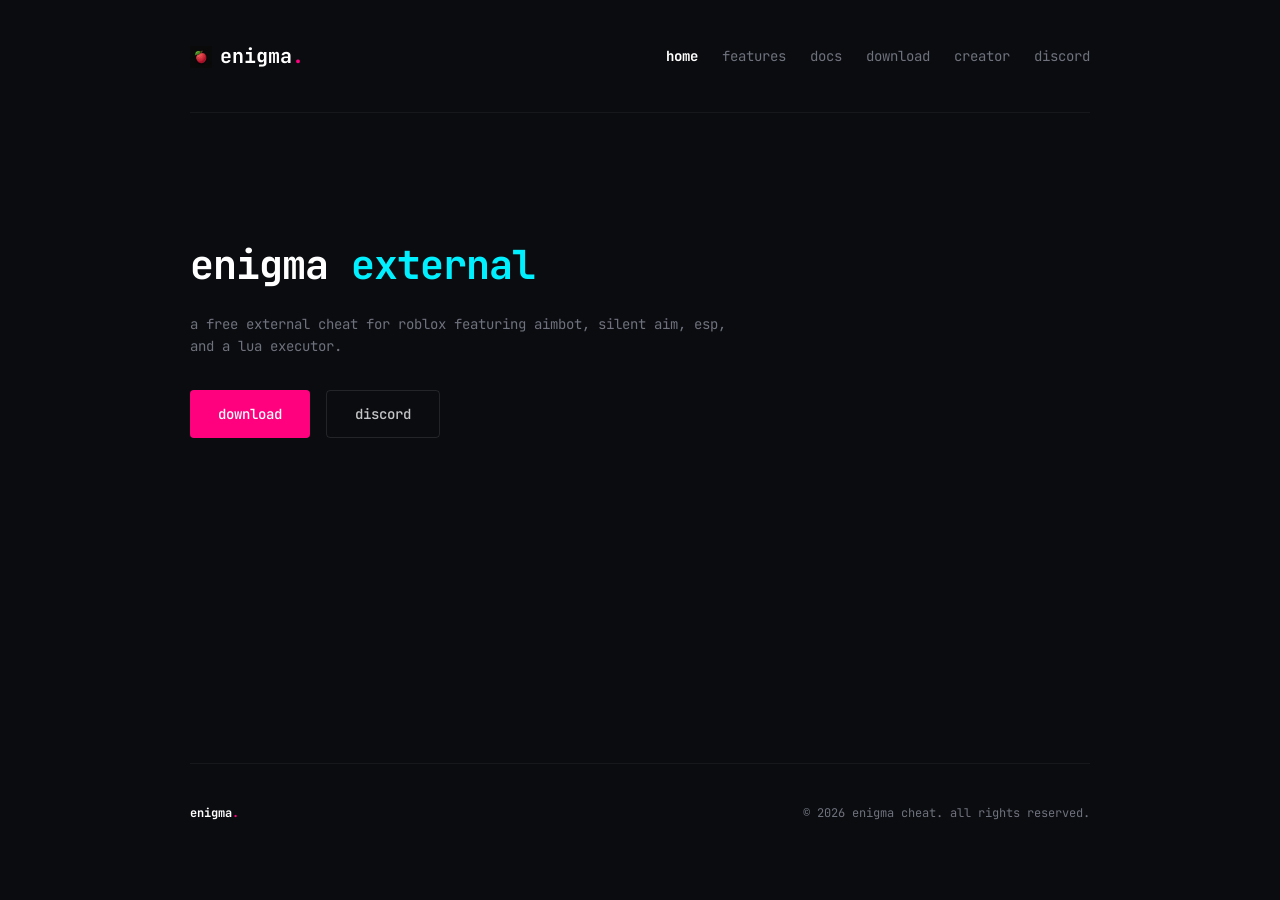
<file: index.html>
<!DOCTYPE html>
<html lang="en">
<head>
    <meta charset="UTF-8">
    <meta name="viewport" content="width=device-width, initial-scale=1.0">
    <title>enigma</title>
    <link rel="icon" type="image/png" href="favicon.png">
    <meta name="description" content="enigma is an optimized external utility for roblox featuring customizable aimbot, silent aim, and esp visuals.">
    <link rel="preconnect" href="https://fonts.googleapis.com">
    <link rel="preconnect" href="https://fonts.gstatic.com" crossorigin>
    <link href="https://fonts.googleapis.com/css2?family=JetBrains+Mono:wght@300;400;500;700&display=swap" rel="stylesheet">
    <style>
        :root {
            --bg: #0b0c10;
            --panel: #14151b;
            --accent-pink: #ff007f;
            --accent-cyan: #00f0ff;
            --text-main: #c5c6c7;
            --text-muted: #6f727d;
            --border: rgba(255, 255, 255, 0.05);
        }

        * {
            box-sizing: border-box;
            margin: 0;
            padding: 0;
        }

        body {
            font-family: 'JetBrains Mono', monospace;
            background-color: var(--bg);
            color: var(--text-main);
            line-height: 1.6;
            padding: 0 20px;
        }

        /* --- Header --- */
        header {
            max-width: 900px;
            margin: 0 auto;
            padding: 40px 0;
            display: flex;
            justify-content: space-between;
            align-items: center;
            border-bottom: 1px solid var(--border);
        }

        .logo {
            font-weight: 700;
            font-size: 20px;
            color: #fff;
            text-decoration: none;
        }

        .logo span {
            color: var(--accent-pink);
        }

        .nav-links {
            display: flex;
            gap: 24px;
        }

        .nav-links button, .nav-links a {
            background: none;
            border: none;
            text-decoration: none;
            color: var(--text-muted);
            font-family: 'JetBrains Mono', monospace;
            font-size: 14px;
            cursor: pointer;
            padding: 0;
            transition: color 0.2s ease;
        }

        .nav-links button:hover, .nav-links a:hover {
            color: var(--accent-cyan);
        }

        .nav-links button.active {
            color: #fff;
            font-weight: 700;
        }

        /* --- Tab Layout Containers --- */
        .tab-content {
            display: none;
            max-width: 900px;
            margin: 0 auto;
            min-height: calc(100vh - 250px);
        }

        .tab-content.active {
            display: block;
        }

        /* --- Hero (Home Tab) --- */
        .hero {
            padding: 120px 0 80px 0;
        }

        .hero h1 {
            font-size: 40px;
            font-weight: 700;
            color: #fff;
            margin-bottom: 16px;
            letter-spacing: -1px;
        }

        .hero h1 span {
            color: var(--accent-cyan);
        }

        .hero p {
            color: var(--text-muted);
            font-size: 14px;
            max-width: 550px;
            margin-bottom: 32px;
        }

        .hero-actions {
            display: flex;
            gap: 16px;
        }

        .btn {
            font-family: 'JetBrains Mono', monospace;
            text-decoration: none;
            padding: 12px 28px;
            font-size: 14px;
            font-weight: 500;
            border-radius: 4px;
            transition: all 0.2s ease;
            cursor: pointer;
        }

        .btn-primary {
            background: var(--accent-pink);
            color: #fff;
            border: none;
        }

        .btn-primary:hover {
            background: #e00070;
            box-shadow: 0 0 15px rgba(255, 0, 127, 0.3);
        }

        .btn-secondary {
            background: transparent;
            color: var(--text-main);
            border: 1px solid rgba(255, 255, 255, 0.1);
        }

        .btn-secondary:hover {
            border-color: var(--accent-cyan);
            color: var(--accent-cyan);
        }

        /* --- Features Tab --- */
        .features-section {
            padding: 80px 0;
        }

        .section-title {
            font-size: 16px;
            color: #fff;
            margin-bottom: 30px;
            padding-bottom: 8px;
            border-bottom: 1px solid var(--border);
        }

        .section-title span {
            color: var(--accent-pink);
        }

        .features-grid {
            display: grid;
            grid-template-columns: repeat(auto-fit, minmax(250px, 1fr));
            gap: 20px;
        }

        .feature-card {
            background: var(--panel);
            border: 1px solid rgba(255, 255, 255, 0.02);
            border-radius: 4px;
            padding: 24px;
        }

        .feature-card h3 {
            font-size: 14px;
            color: #fff;
            margin-bottom: 12px;
            font-weight: 700;
        }

        .feature-card h3 span {
            color: var(--accent-cyan);
        }

        .feature-card p {
            color: var(--text-muted);
            font-size: 13px;
        }

        /* --- Download Tab --- */
        .download-section {
            padding: 80px 0;
        }

        .download-box {
            background: var(--panel);
            border: 1px solid var(--border);
            border-radius: 4px;
            padding: 45px;
            text-align: center;
        }

        .download-box h3 {
            color: #fff;
            font-size: 18px;
            margin-bottom: 12px;
        }

        .download-box p {
            color: var(--text-muted);
            font-size: 13px;
            margin-bottom: 30px;
        }

        .download-meta {
            margin-top: 24px;
            font-size: 12px;
            color: var(--text-muted);
            display: flex;
            justify-content: center;
            gap: 20px;
        }

        /* --- Discord Profile Card (Creator Tab) --- */
        .creator-section {
            padding: 80px 0;
            display: flex;
            justify-content: center;
            align-items: center;
        }

        .discord-profile {
            width: 100%;
            max-width: 360px;
            background: #111214;
            border-radius: 16px;
            overflow: hidden;
            box-shadow: 0 10px 30px rgba(0,0,0,0.5);
            font-family: sans-serif;
            text-align: left;
        }

        .discord-banner {
            height: 105px;
            background: #000000;
            position: relative;
        }

        .discord-actions {
            position: absolute;
            top: 15px;
            right: 15px;
            display: flex;
            gap: 8px;
        }

        .discord-action-btn {
            background: rgba(0,0,0,0.5);
            border: none;
            width: 32px;
            height: 32px;
            border-radius: 50%;
            display: flex;
            align-items: center;
            justify-content: center;
            color: #b5bac1;
            cursor: pointer;
            transition: color 0.2s ease;
        }

        .discord-action-btn:hover {
            color: #fff;
        }

        .discord-avatar-container {
            position: relative;
            margin-top: -45px;
            margin-left: 20px;
            display: inline-block;
        }

        .discord-avatar {
            width: 80px;
            height: 80px;
            border-radius: 50%;
            background: #5865f2;
            border: 6px solid #111214;
            display: flex;
            align-items: center;
            justify-content: center;
        }

        .discord-avatar svg {
            width: 48px;
            height: 48px;
            fill: #fff;
        }

        .discord-status {
            width: 22px;
            height: 22px;
            border-radius: 50%;
            background: #f23f43;
            border: 4px solid #111214;
            position: absolute;
            bottom: 0;
            right: 0;
            display: flex;
            align-items: center;
            justify-content: center;
        }

        .discord-status::after {
            content: '';
            width: 6px;
            height: 2px;
            background: #111214;
        }

        .discord-body {
            background: #1e1f22;
            margin: 10px;
            border-radius: 8px;
            padding: 16px;
        }

        .discord-name {
            font-size: 20px;
            font-weight: 700;
            color: #fff;
            display: flex;
            align-items: center;
            gap: 8px;
        }

        .discord-name-sub {
            font-size: 13px;
            color: #b5bac1;
            margin-bottom: 12px;
        }

        .discord-badges {
            display: flex;
            gap: 6px;
            margin-bottom: 12px;
            background: #111214;
            padding: 4px 8px;
            border-radius: 4px;
            width: fit-content;
            align-items: center;
        }

        .discord-badge {
            width: 18px;
            height: 18px;
            display: flex;
            align-items: center;
            justify-content: center;
        }

        .discord-badge svg {
            width: 100%;
            height: 100%;
        }

        .discord-divider {
            height: 1px;
            background: rgba(255, 255, 255, 0.05);
            margin: 12px 0;
        }

        .discord-section-title {
            font-size: 12px;
            font-weight: 700;
            color: #b5bac1;
            text-transform: lowercase;
            margin-bottom: 8px;
        }

        .discord-status-text {
            color: #dbdee1;
            font-size: 13px;
            margin-bottom: 12px;
        }

        .discord-bio {
            color: #dbdee1;
            font-size: 13px;
            line-height: 1.4;
            word-break: break-word;
        }

        .discord-msg-box {
            background: #383a40;
            border-radius: 4px;
            padding: 10px;
            display: flex;
            justify-content: space-between;
            align-items: center;
            margin-top: 16px;
            color: #949ba4;
            font-size: 13px;
        }

        /* --- Footer --- */
        footer {
            max-width: 900px;
            margin: 0 auto;
            padding: 40px 0;
            border-top: 1px solid var(--border);
            display: flex;
            justify-content: space-between;
            align-items: center;
            font-size: 12px;
            color: var(--text-muted);
        }

        .footer-logo {
            color: #fff;
            text-decoration: none;
            font-weight: 700;
        }

        .footer-logo span {
            color: var(--accent-pink);
        }

        @media (max-width: 600px) {
            header {
                flex-direction: column;
                gap: 16px;
                text-align: center;
            }
            .hero {
                padding: 60px 0;
                text-align: center;
            }
            .hero h1 {
                font-size: 32px;
            }
            .hero p {
                margin-left: auto;
                margin-right: auto;
            }
            .hero-actions {
                justify-content: center;
            }
            footer {
                flex-direction: column;
                gap: 12px;
                text-align: center;
            }
        }
    </style>
</head>
<body>

    <!-- Header Navigation -->
    <header>
        <a href="#" onclick="switchTab('home')" class="logo"><img src="favicon.png" alt="" style="height: 22px; vertical-align: middle; margin-right: 8px; margin-top: -2px;">enigma<span>.</span></a>
        <nav class="nav-links">
            <button onclick="switchTab('home')" class="active" id="btn-home">home</button>
            <button onclick="switchTab('features')" id="btn-features">features</button>
            <a href="docs.html">docs</a>
            <button onclick="switchTab('download')" id="btn-download">download</button>
            <button onclick="switchTab('creator')" id="btn-creator">creator</button>
            <a href="https://discord.gg/aFNWj5PkA" target="_blank">discord</a>
        </nav>
    </header>

    <!-- TAB CONTENT: Home -->
    <div id="tab-home" class="tab-content active">
        <section class="hero">
            <h1>enigma <span>external</span></h1>
            <p>a free external cheat for roblox featuring aimbot, silent aim, esp, and a lua executor.</p>
            <div class="hero-actions">
                <button onclick="switchTab('download')" class="btn btn-primary">download</button>
                <a href="https://discord.gg/aFNWj5PkA" target="_blank" class="btn btn-secondary">discord</a>
            </div>
        </section>
    </div>

    <!-- TAB CONTENT: Features -->
    <div id="tab-features" class="tab-content">
        <section class="features-section">
            <h2 class="section-title"><span>//</span> features</h2>
            <div class="features-grid">
                <div class="feature-card">
                    <h3><span>01 /</span> aimbot & silent aim</h3>
                    <p>aimbot with fov, smoothing, and bone selection. silent aim redirects your shots to the target.</p>
                </div>
                <div class="feature-card">
                    <h3><span>02 /</span> visuals</h3>
                    <p>customizable 2d boxes, text labels, healthbars, distance metrics, and customizable outline/mesh chams.</p>
                </div>
                <div class="feature-card">
                    <h3><span>03 /</span> lua executor</h3>
                    <p>allows reading and writing virtual memory addresses, traversing the roblox instance hierarchy, and drawing custom screen overlays.</p>
                </div>
                <div class="feature-card">
                    <h3><span>04 /</span> phantom forces support</h3>
                    <p>full support for phantom forces, including full compatibility for silent aim and esp visuals.</p>
                </div>
            </div>
        </section>
    </div>

    <!-- TAB CONTENT: Download -->
    <div id="tab-download" class="tab-content">
        <section class="download-section">
            <h2 class="section-title"><span>//</span> download</h2>
            <div class="download-box">
                <h3>get enigma</h3>
                <div class="hero-actions" style="justify-content: center; flex-wrap: wrap;">
                    <a href="https://github.com/d-emise/enigma/raw/main/Loader.exe" class="btn btn-primary">download loader</a>
                    <a href="https://discord.gg/aFNWj5PkA" target="_blank" class="btn btn-secondary">discord server</a>
                </div>
                <div class="download-meta">
                    <span>size: ~1.2 mb</span>
                    <span>system: windows 10 / 11</span>
                </div>
            </div>
        </section>
    </div>

    <!-- TAB CONTENT: Creator -->
    <div id="tab-creator" class="tab-content">
        <section class="creator-section">
            <!-- Discord Profile Card -->
            <div class="discord-profile">
                <!-- Header Banner -->
                <div class="discord-banner">
                    <div class="discord-actions">
                        <button class="discord-action-btn" title="add friend">
                            <svg width="18" height="18" viewBox="0 0 24 24" fill="none" stroke="currentColor" stroke-width="2" stroke-linecap="round" stroke-linejoin="round"><path d="M16 21v-2a4 4 0 0 0-4-4H5a4 4 0 0 0-4 4v2"></path><circle cx="8.5" cy="7" r="4"></circle><line x1="20" y1="8" x2="20" y2="14"></line><line x1="23" y1="11" x2="17" y2="11"></line></svg>
                        </button>
                        <button class="discord-action-btn" title="more info">
                            <svg width="18" height="18" viewBox="0 0 24 24" fill="none" stroke="currentColor" stroke-width="2" stroke-linecap="round" stroke-linejoin="round"><circle cx="12" cy="12" r="1"></circle><circle cx="19" cy="12" r="1"></circle><circle cx="5" cy="12" r="1"></circle></svg>
                        </button>
                    </div>
                </div>

                <!-- Avatar with status -->
                <div class="discord-avatar-container">
                    <div class="discord-avatar">
                        <svg viewBox="0 0 127.14 96.36">
                            <path d="M107.7,8.07A105.15,105.15,0,0,0,77.26,0a77.19,77.19,0,0,0-3.3,6.83A96.67,96.67,0,0,0,53.22,6.83,77.19,77.19,0,0,0,49.88,0,105.15,105.15,0,0,0,19.44,8.07C3.66,31.58-1.86,54.65,1,77.53A105.73,105.73,0,0,0,32,96.36a77.7,77.7,0,0,0,6.63-10.85,68.43,68.43,0,0,1-10.45-5c.87-.64,1.72-1.32,2.53-2a75.48,75.48,0,0,0,72.82,0c.81.7,1.66,1.38,2.53,2a68.61,68.61,0,0,1-10.46,5,77.49,77.49,0,0,0,6.63,10.85,105.73,105.73,0,0,0,31.06-18.83C129.07,50.29,122.9,27.52,107.7,8.07ZM42.45,65.69C36.18,65.69,31,60,31,53S36.18,40.36,42.45,40.36,53.83,46,53.83,53,48.72,65.69,42.45,65.69Zm42.24,0C78.41,65.69,73.24,60,73.24,53S78.41,40.36,84.69,40.36,96.07,46,96.07,53,91,65.69,84.69,65.69Z"/>
                        </svg>
                    </div>
                    <div class="discord-status" title="do not disturb"></div>
                </div>

                <!-- Main Card Details -->
                <div class="discord-body">
                    <div class="discord-name">
                        belgium
                    </div>
                    <div class="discord-name-sub">
                        ineedur.skin
                    </div>

                    <!-- Badges -->
                    <div class="discord-badges">
                        <!-- Nitro Badge -->
                        <div class="discord-badge" title="nitro subscriber">
                            <svg viewBox="0 0 24 24" fill="#ff73fa"><path d="M12,2A10,10 0 0,0 2,12A10,10 0 0,0 12,22A10,10 0 0,0 22,12A10,10 0 0,0 12,2M12,4A2,2 0 0,1 14,6A2,2 0 0,1 12,8A2,2 0 0,1 10,6A2,2 0 0,1 12,4M12,18C8.69,18 6,15.31 6,12C6,10.09 6.9,8.38 8.3,7.27L9.7,8.67C8.66,9.45 8,10.65 8,12C8,14.2 9.8,16 12,16C14.2,16 16,14.2 16,12C16,10.65 15.34,9.45 14.3,8.67L15.7,7.27C17.1,8.38 18,10.09 18,12C18,15.31 15.31,18 12,18Z"/></svg>
                        </div>
                        <!-- Server Booster Badge -->
                        <div class="discord-badge" title="server booster">
                            <svg viewBox="0 0 24 24" fill="#ff73fa"><path d="M12 .587l3.668 7.431 8.2 1.192-5.934 5.787 1.4 8.168L12 18.896l-7.334 3.87 1.4-8.168L.132 9.21l8.2-1.192L12 .587z"/></svg>
                        </div>
                        <!-- Active Developer Badge -->
                        <div class="discord-badge" title="active developer">
                            <svg viewBox="0 0 24 24" fill="#248046"><path d="M12 2C6.48 2 2 6.48 2 12s4.48 10 10 10 10-4.48 10-10S17.52 2 12 2zm1 15h-2v-6h2v6zm0-8h-2V7h2v2z"/></svg>
                        </div>
                    </div>

                    <div class="discord-divider"></div>

                    <!-- Custom Status -->
                    <div class="discord-status-text">
                        i take a xanie for peep
                    </div>

                    <div class="discord-divider"></div>

                    <!-- About Me Bio -->
                    <div class="discord-section-title">about me</div>
                    <div class="discord-bio">
                        im belgium i origionally started out making lua scripts, primiarly for trident survival, i had a very good script at the time, i stopped coding for a while and ended up getting into cpp, and externals. i just wanna show my work to the world its free no key or anything i would just like you to join my discord and prove me feedback
                    </div>

                    <!-- Text input mockup -->
                    <div class="discord-msg-box">
                        <span>message @belgium</span>
                        <span>&#128578;</span>
                    </div>
                </div>
            </div>
        </section>
    </div>

    <!-- Footer -->
    <footer>
        <a href="#" onclick="switchTab('home')" class="footer-logo">enigma<span>.</span></a>
        <span>&copy; 2026 enigma cheat. all rights reserved.</span>
    </footer>

    <!-- Tab Logic -->
    <script>
        function switchTab(tabId) {
            // Hide all tab contents
            document.querySelectorAll('.tab-content').forEach(content => {
                content.classList.remove('active');
            });
            // Show requested tab content
            document.getElementById('tab-' + tabId).classList.add('active');

            // Deactivate all navigation buttons
            document.querySelectorAll('.nav-links button').forEach(btn => {
                btn.classList.remove('active');
            });
            // Activate active navigation button (if exists)
            const activeBtn = document.getElementById('btn-' + tabId);
            if (activeBtn) {
                activeBtn.classList.add('active');
            }
        }
    </script>
</body>
</html>
</file>
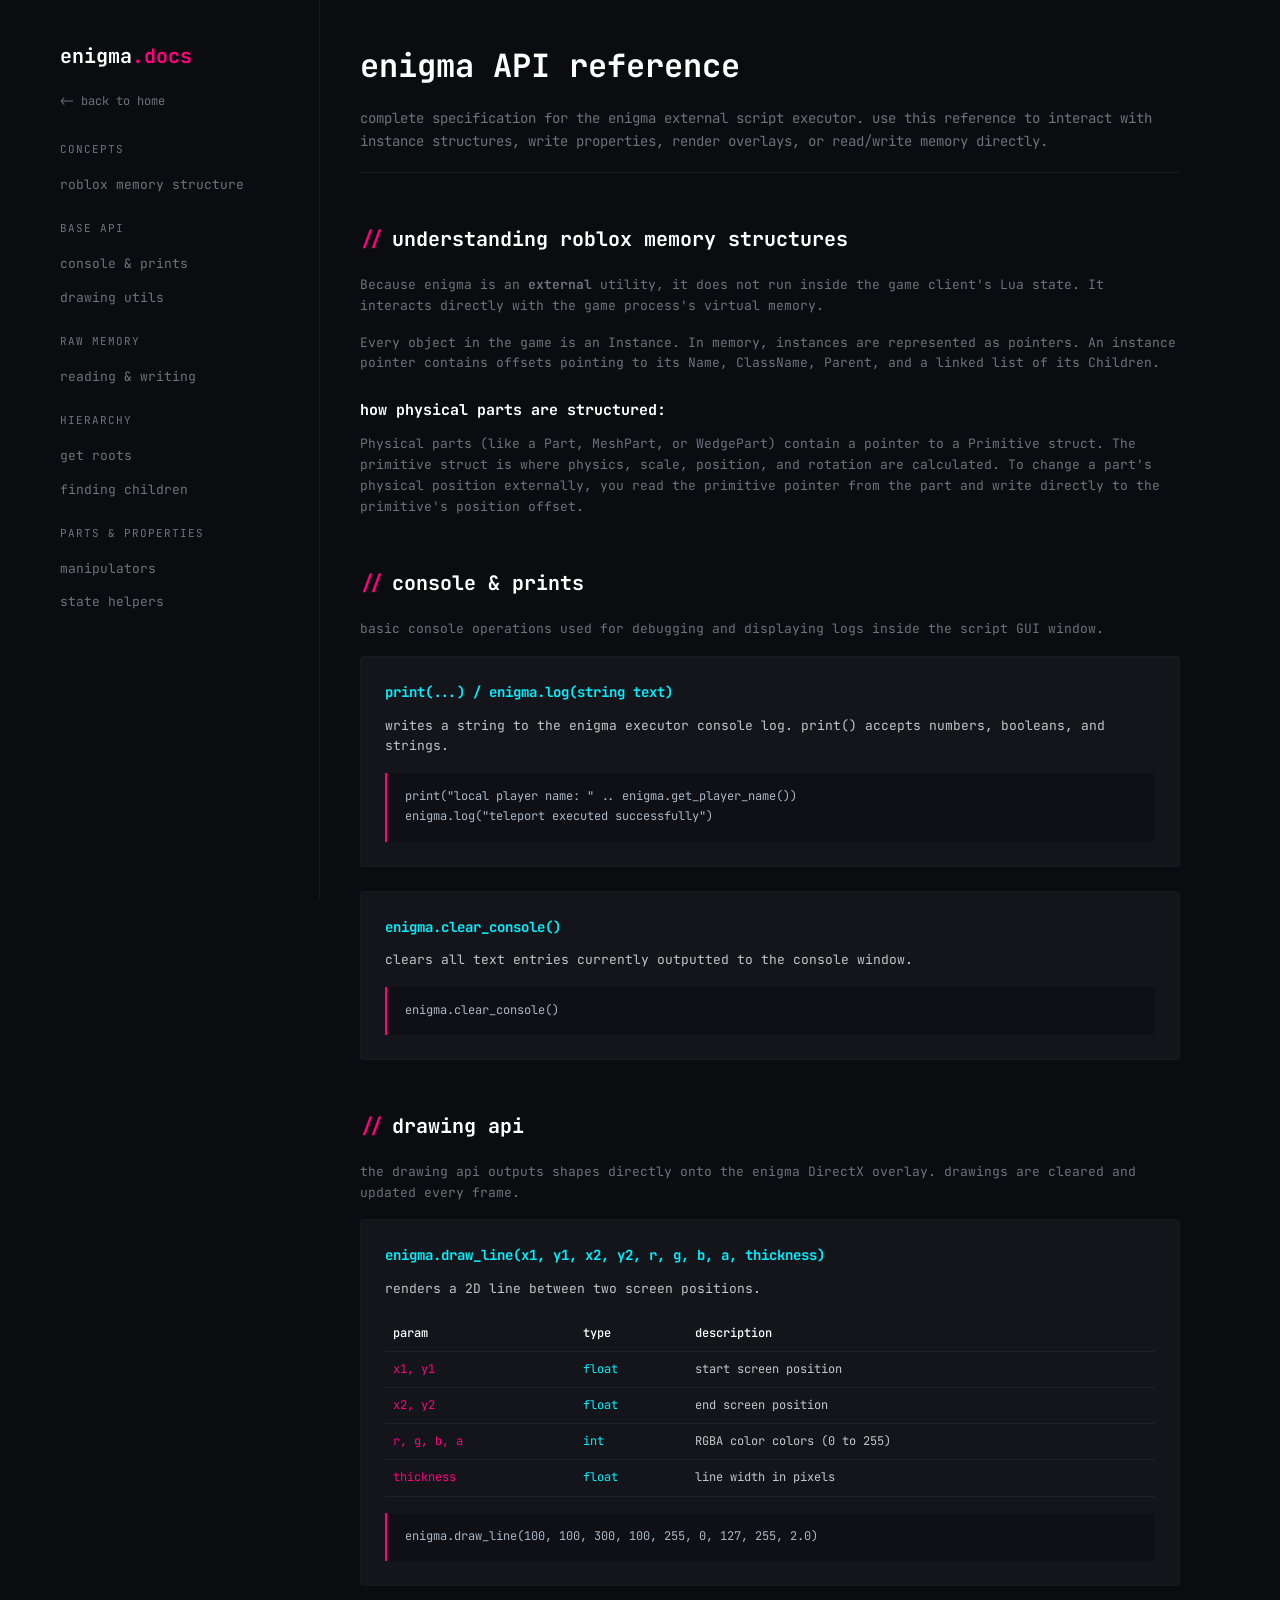
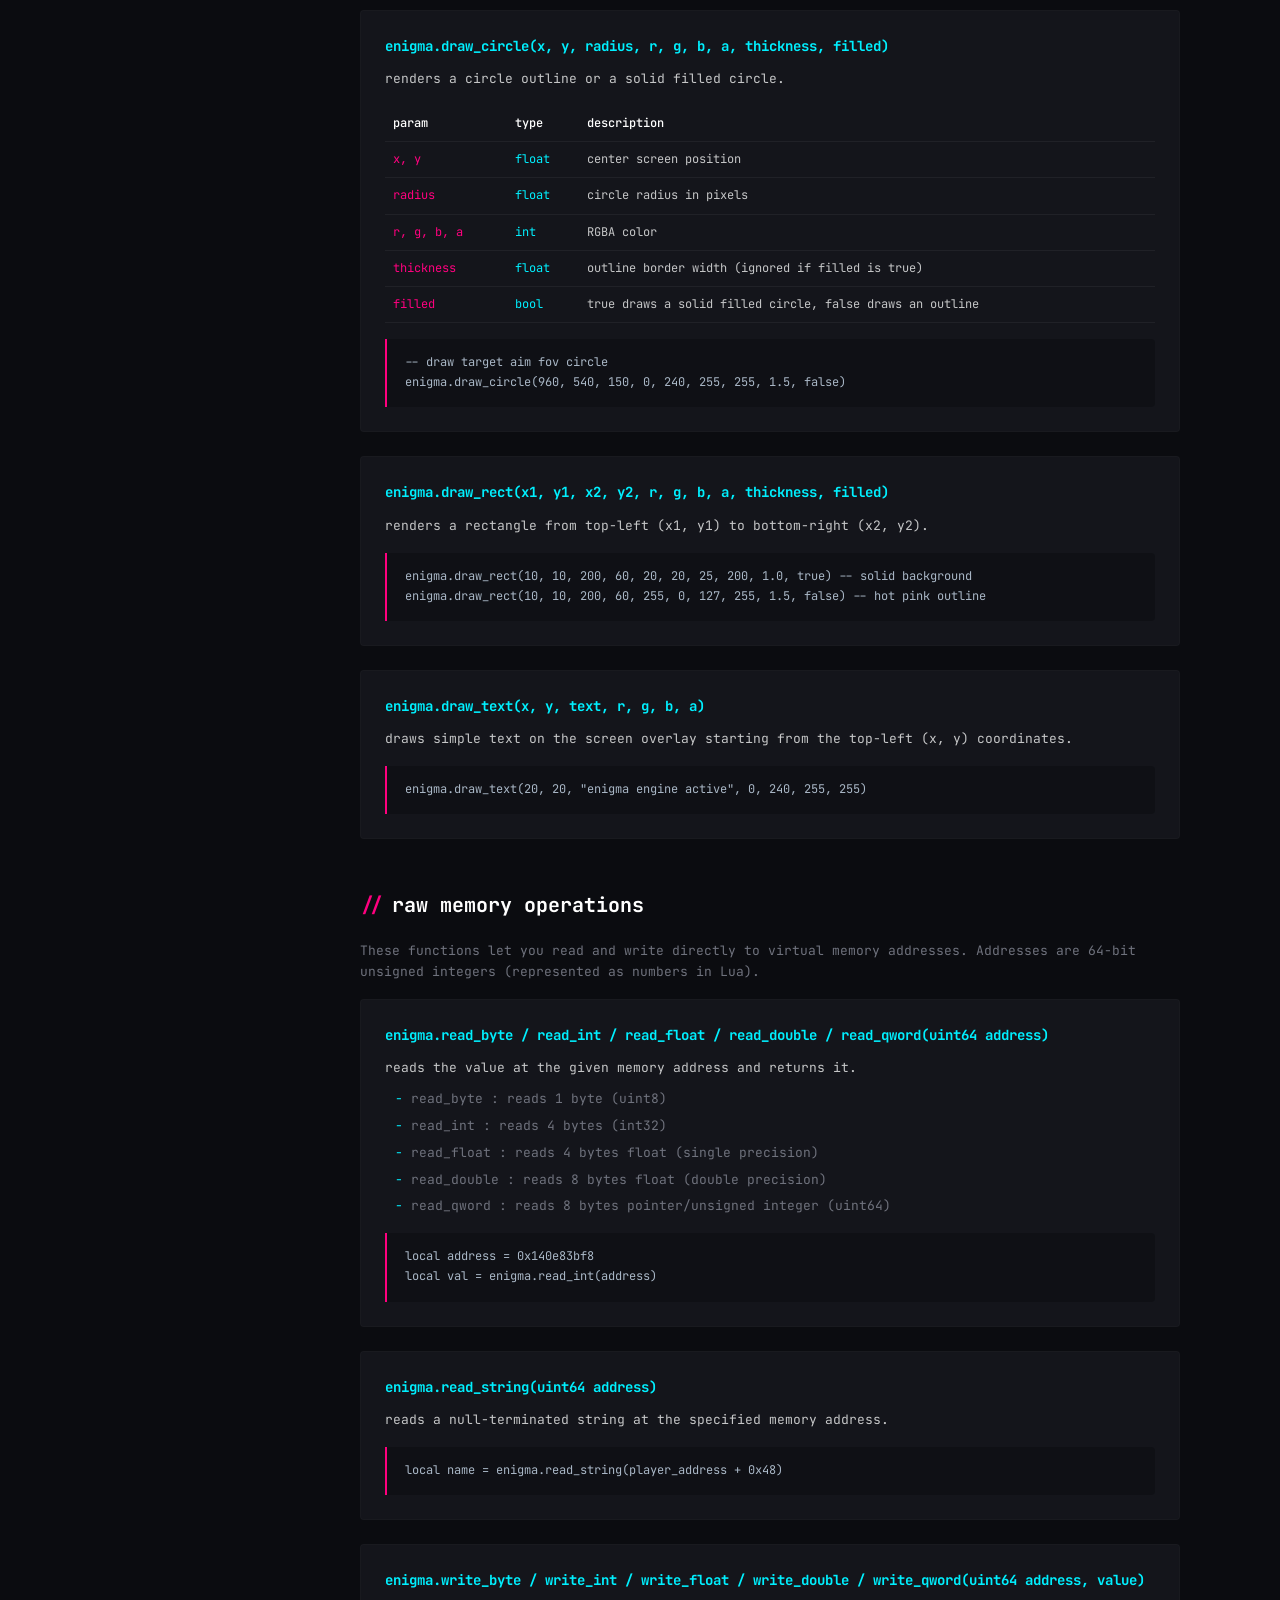
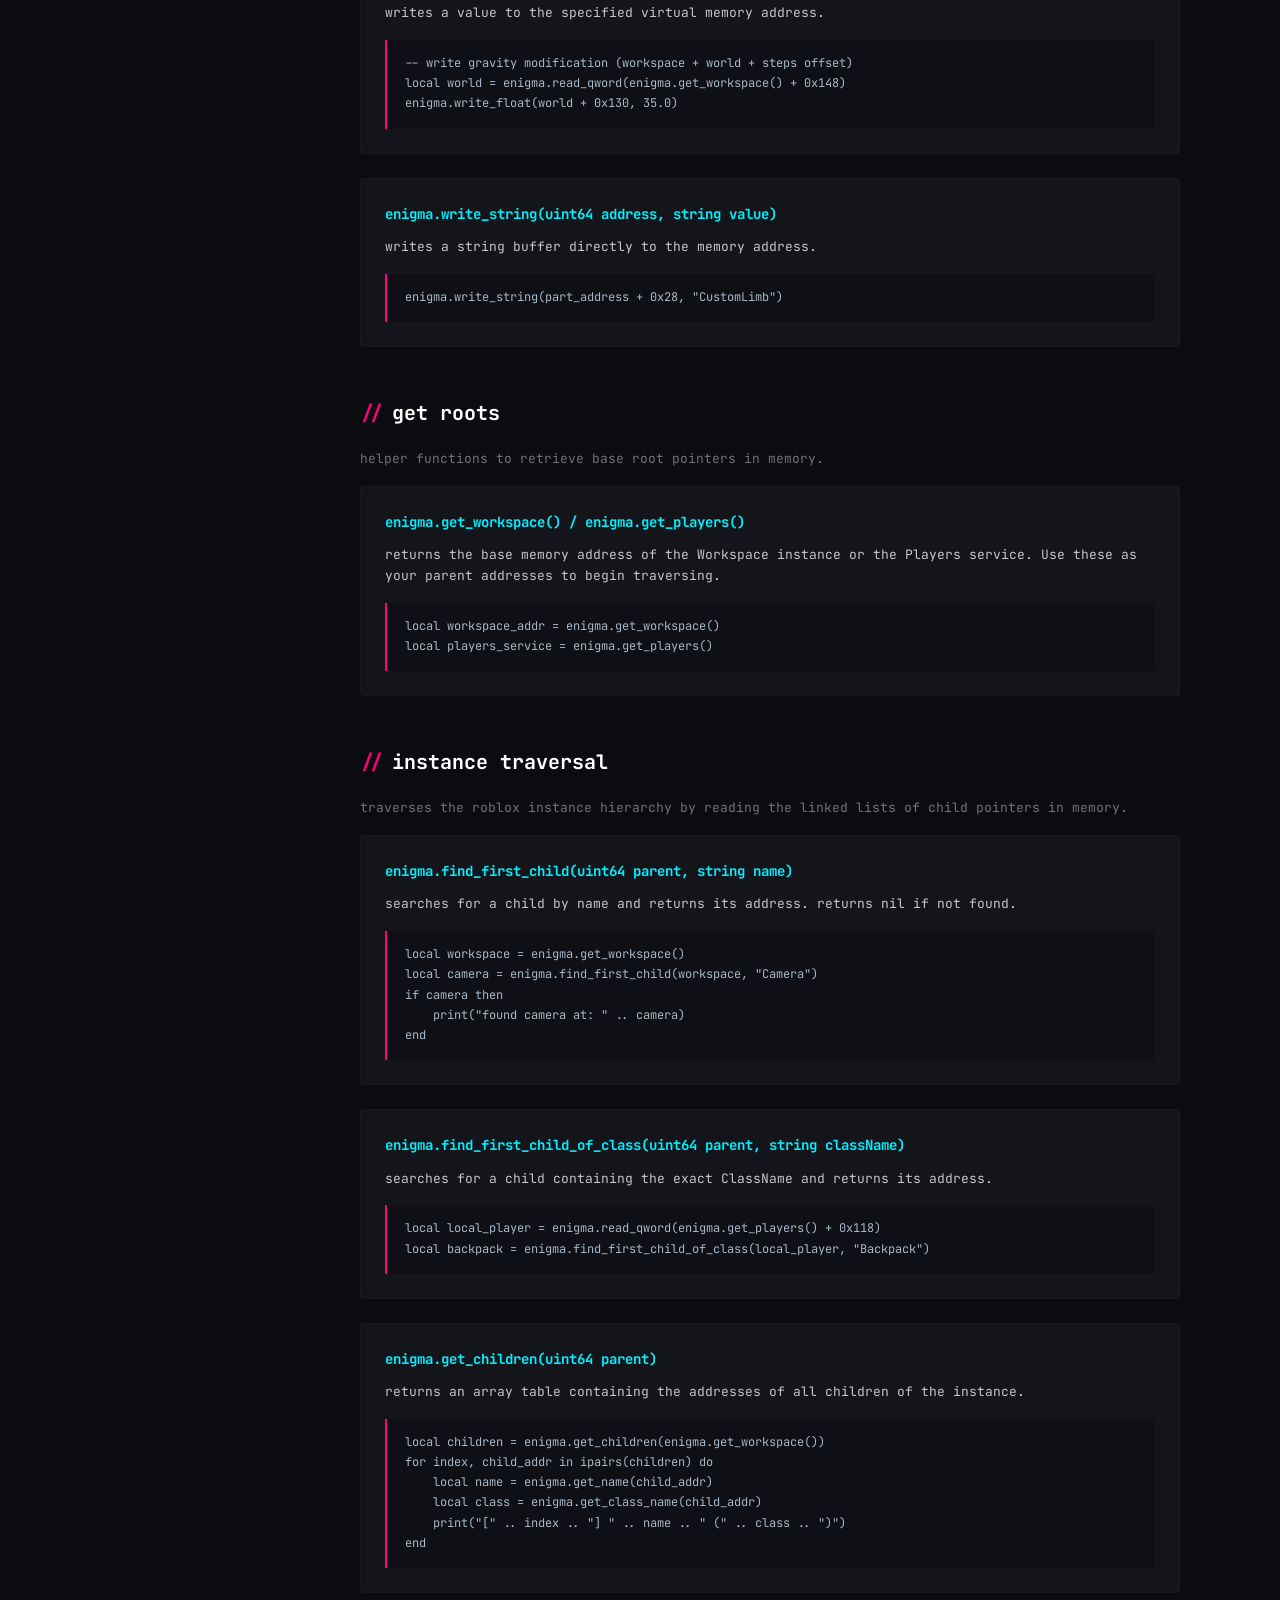
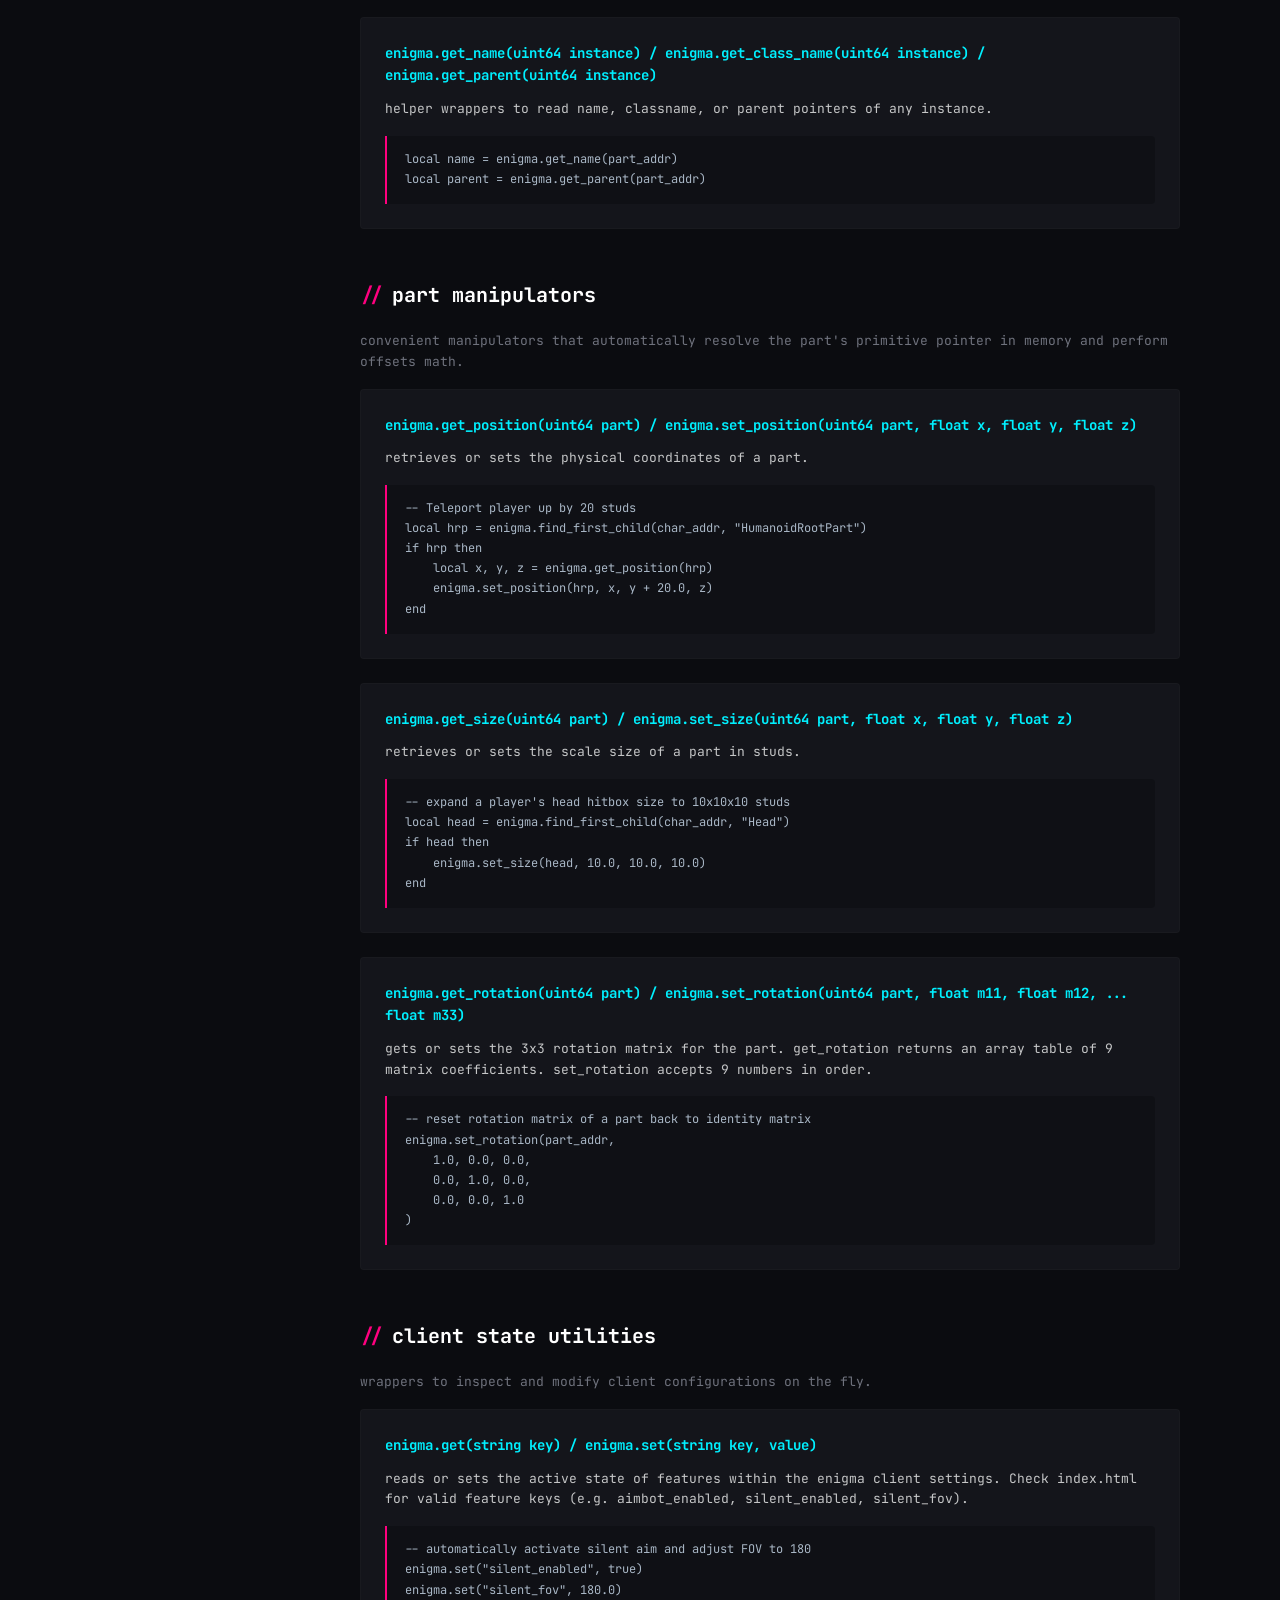
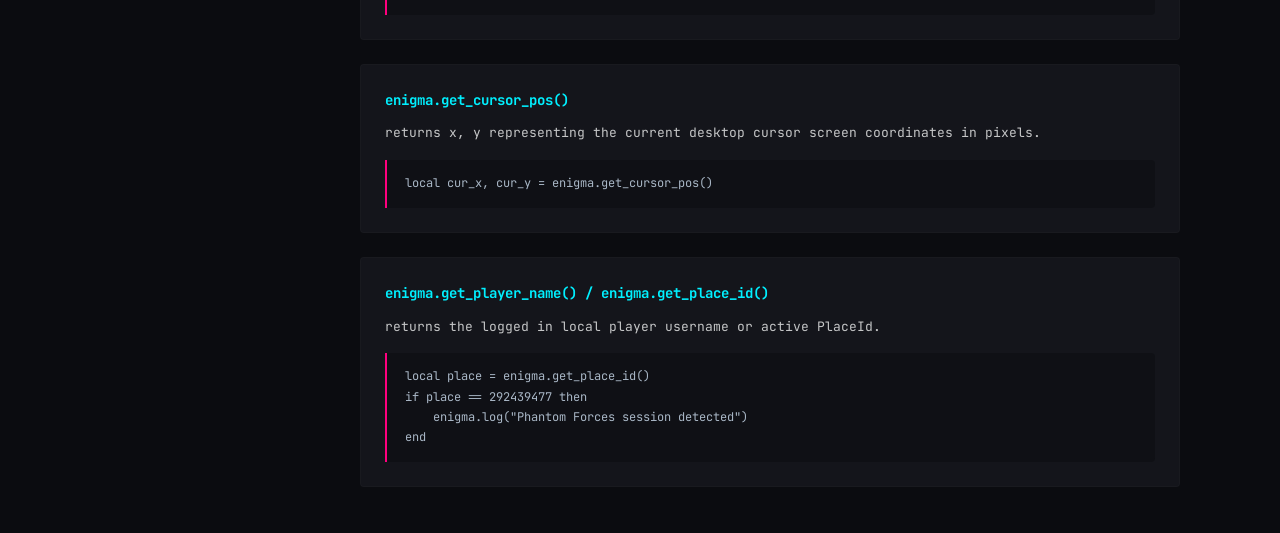
<file: docs.html>
<!DOCTYPE html>
<html lang="en">
<head>
    <meta charset="UTF-8">
    <meta name="viewport" content="width=device-width, initial-scale=1.0">
    <title>enigma - docs</title>
    <link rel="icon" type="image/png" href="favicon.png">
    <link rel="preconnect" href="https://fonts.googleapis.com">
    <link rel="preconnect" href="https://fonts.gstatic.com" crossorigin>
    <link href="https://fonts.googleapis.com/css2?family=JetBrains+Mono:wght@300;400;500;700&display=swap" rel="stylesheet">
    <style>
        :root {
            --bg: #0b0c10;
            --panel: #14151b;
            --accent-pink: #ff007f;
            --accent-cyan: #00f0ff;
            --text-main: #c5c6c7;
            --text-muted: #6f727d;
            --border: rgba(255, 255, 255, 0.05);
            --code-bg: #0f1015;
        }

        * {
            box-sizing: border-box;
            margin: 0;
            padding: 0;
        }

        body {
            font-family: 'JetBrains Mono', monospace;
            background-color: var(--bg);
            color: var(--text-main);
            line-height: 1.6;
        }

        .container {
            display: flex;
            max-width: 1200px;
            margin: 0 auto;
            min-height: 100vh;
        }

        /* --- Sidebar Navigation --- */
        aside {
            width: 280px;
            border-right: 1px solid var(--border);
            padding: 40px 20px;
            position: sticky;
            top: 0;
            height: 100vh;
            overflow-y: auto;
        }

        .aside-title {
            font-size: 20px;
            font-weight: 700;
            color: #fff;
            margin-bottom: 20px;
            text-decoration: none;
            display: block;
        }

        .aside-title span {
            color: var(--accent-pink);
        }

        .back-link {
            display: block;
            font-size: 12px;
            color: var(--text-muted);
            text-decoration: none;
            margin-bottom: 30px;
            transition: color 0.2s ease;
        }

        .back-link:hover {
            color: var(--accent-cyan);
        }

        .menu-group {
            margin-bottom: 24px;
        }

        .menu-group-title {
            font-size: 11px;
            color: var(--text-muted);
            text-transform: uppercase;
            letter-spacing: 1px;
            margin-bottom: 12px;
        }

        .menu-links {
            list-style: none;
            display: flex;
            flex-direction: column;
            gap: 8px;
        }

        .menu-links a {
            font-size: 13px;
            color: var(--text-muted);
            text-decoration: none;
            transition: color 0.2s ease;
        }

        .menu-links a:hover {
            color: var(--accent-cyan);
        }

        /* --- Main Content --- */
        main {
            flex: 1;
            padding: 40px 40px 80px 40px;
            max-width: 900px;
        }

        h1 {
            font-size: 32px;
            color: #fff;
            margin-bottom: 16px;
            font-weight: 700;
        }

        .lead {
            color: var(--text-muted);
            font-size: 14px;
            margin-bottom: 40px;
            padding-bottom: 20px;
            border-bottom: 1px solid var(--border);
        }

        h2 {
            font-size: 20px;
            color: #fff;
            margin-top: 50px;
            margin-bottom: 20px;
            display: flex;
            align-items: center;
            gap: 8px;
        }

        h2::before {
            content: '//';
            color: var(--accent-pink);
        }

        h3 {
            font-size: 15px;
            color: #fff;
            margin-top: 24px;
            margin-bottom: 12px;
        }

        p {
            font-size: 13px;
            color: var(--text-muted);
            margin-bottom: 16px;
        }

        ul.bullets {
            list-style: none;
            margin-bottom: 16px;
            padding-left: 10px;
        }

        ul.bullets li {
            font-size: 13px;
            color: var(--text-muted);
            margin-bottom: 6px;
            display: flex;
            gap: 8px;
        }

        ul.bullets li::before {
            content: '-';
            color: var(--accent-cyan);
        }

        .api-card {
            background: var(--panel);
            border: 1px solid rgba(255, 255, 255, 0.02);
            border-radius: 4px;
            padding: 24px;
            margin-bottom: 24px;
        }

        .api-signature {
            font-size: 14px;
            font-weight: 700;
            color: var(--accent-cyan);
            margin-bottom: 12px;
        }

        .api-desc {
            color: var(--text-main);
            font-size: 13px;
            margin-bottom: 16px;
        }

        .param-table {
            width: 100%;
            border-collapse: collapse;
            margin-bottom: 16px;
            font-size: 12px;
        }

        .param-table th, .param-table td {
            text-align: left;
            padding: 8px;
            border-bottom: 1px solid rgba(255, 255, 255, 0.05);
        }

        .param-table th {
            color: #fff;
            font-weight: 500;
        }

        .param-name {
            color: var(--accent-pink);
        }

        .param-type {
            color: var(--accent-cyan);
        }

        pre {
            background: var(--code-bg);
            border-left: 2px solid var(--accent-pink);
            padding: 14px 18px;
            border-radius: 0 4px 4px 0;
            font-size: 12px;
            overflow-x: auto;
            color: #a9b7c6;
            margin-top: 12px;
        }

        code {
            font-family: 'JetBrains Mono', monospace;
        }

        /* --- Scrollbar --- */
        ::-webkit-scrollbar {
            width: 6px;
        }
        ::-webkit-scrollbar-track {
            background: var(--bg);
        }
        ::-webkit-scrollbar-thumb {
            background: rgba(255, 255, 255, 0.1);
            border-radius: 3px;
        }
        ::-webkit-scrollbar-thumb:hover {
            background: var(--accent-pink);
        }
    </style>
</head>
<body>

    <div class="container">
        <!-- Sidebar Navigation -->
        <aside>
            <a href="index.html" class="aside-title">enigma<span>.docs</span></a>
            <a href="index.html" class="back-link">&lt;- back to home</a>
            
            <div class="menu-group">
                <div class="menu-group-title">concepts</div>
                <ul class="menu-links">
                    <li><a href="#understanding-memory">roblox memory structure</a></li>
                </ul>
            </div>

            <div class="menu-group">
                <div class="menu-group-title">base api</div>
                <ul class="menu-links">
                    <li><a href="#console">console & prints</a></li>
                    <li><a href="#draw">drawing utils</a></li>
                </ul>
            </div>

            <div class="menu-group">
                <div class="menu-group-title">raw memory</div>
                <ul class="menu-links">
                    <li><a href="#memory-operations">reading & writing</a></li>
                </ul>
            </div>

            <div class="menu-group">
                <div class="menu-group-title">hierarchy</div>
                <ul class="menu-links">
                    <li><a href="#roots">get roots</a></li>
                    <li><a href="#navigation">finding children</a></li>
                </ul>
            </div>

            <div class="menu-group">
                <div class="menu-group-title">parts & properties</div>
                <ul class="menu-links">
                    <li><a href="#properties">manipulators</a></li>
                    <li><a href="#utilities">state helpers</a></li>
                </ul>
            </div>
        </aside>

        <!-- Main Content -->
        <main>
            <h1>enigma API reference</h1>
            <p class="lead">complete specification for the enigma external script executor. use this reference to interact with instance structures, write properties, render overlays, or read/write memory directly.</p>

            <!-- Memory Architecture Section -->
            <section id="understanding-memory">
                <h2>understanding roblox memory structures</h2>
                <p>Because enigma is an <strong>external</strong> utility, it does not run inside the game client's Lua state. It interacts directly with the game process's virtual memory.</p>
                <p>Every object in the game is an <code>Instance</code>. In memory, instances are represented as pointers. An instance pointer contains offsets pointing to its Name, ClassName, Parent, and a linked list of its Children.</p>
                
                <h3>how physical parts are structured:</h3>
                <p>Physical parts (like a <code>Part</code>, <code>MeshPart</code>, or <code>WedgePart</code>) contain a pointer to a <code>Primitive</code> struct. The primitive struct is where physics, scale, position, and rotation are calculated. To change a part's physical position externally, you read the primitive pointer from the part and write directly to the primitive's position offset.</p>
            </section>

            <!-- Base API -->
            <section id="console">
                <h2>console & prints</h2>
                <p>basic console operations used for debugging and displaying logs inside the script GUI window.</p>
                
                <div class="api-card">
                    <div class="api-signature">print(...) / enigma.log(string text)</div>
                    <div class="api-desc">writes a string to the enigma executor console log. <code>print()</code> accepts numbers, booleans, and strings.</div>
                    <pre><code>print("local player name: " .. enigma.get_player_name())
enigma.log("teleport executed successfully")</code></pre>
                </div>

                <div class="api-card">
                    <div class="api-signature">enigma.clear_console()</div>
                    <div class="api-desc">clears all text entries currently outputted to the console window.</div>
                    <pre><code>enigma.clear_console()</code></pre>
                </div>
            </section>

            <!-- Drawing Overlays -->
            <section id="draw">
                <h2>drawing api</h2>
                <p>the drawing api outputs shapes directly onto the enigma DirectX overlay. drawings are cleared and updated every frame.</p>

                <div class="api-card">
                    <div class="api-signature">enigma.draw_line(x1, y1, x2, y2, r, g, b, a, thickness)</div>
                    <div class="api-desc">renders a 2D line between two screen positions.</div>
                    <table class="param-table">
                        <tr><th>param</th><th>type</th><th>description</th></tr>
                        <tr><td class="param-name">x1, y1</td><td class="param-type">float</td><td>start screen position</td></tr>
                        <tr><td class="param-name">x2, y2</td><td class="param-type">float</td><td>end screen position</td></tr>
                        <tr><td class="param-name">r, g, b, a</td><td class="param-type">int</td><td>RGBA color colors (0 to 255)</td></tr>
                        <tr><td class="param-name">thickness</td><td class="param-type">float</td><td>line width in pixels</td></tr>
                    </table>
                    <pre><code>enigma.draw_line(100, 100, 300, 100, 255, 0, 127, 255, 2.0)</code></pre>
                </div>

                <div class="api-card">
                    <div class="api-signature">enigma.draw_circle(x, y, radius, r, g, b, a, thickness, filled)</div>
                    <div class="api-desc">renders a circle outline or a solid filled circle.</div>
                    <table class="param-table">
                        <tr><th>param</th><th>type</th><th>description</th></tr>
                        <tr><td class="param-name">x, y</td><td class="param-type">float</td><td>center screen position</td></tr>
                        <tr><td class="param-name">radius</td><td class="param-type">float</td><td>circle radius in pixels</td></tr>
                        <tr><td class="param-name">r, g, b, a</td><td class="param-type">int</td><td>RGBA color</td></tr>
                        <tr><td class="param-name">thickness</td><td class="param-type">float</td><td>outline border width (ignored if filled is true)</td></tr>
                        <tr><td class="param-name">filled</td><td class="param-type">bool</td><td>true draws a solid filled circle, false draws an outline</td></tr>
                    </table>
                    <pre><code>-- draw target aim fov circle
enigma.draw_circle(960, 540, 150, 0, 240, 255, 255, 1.5, false)</code></pre>
                </div>

                <div class="api-card">
                    <div class="api-signature">enigma.draw_rect(x1, y1, x2, y2, r, g, b, a, thickness, filled)</div>
                    <div class="api-desc">renders a rectangle from top-left (x1, y1) to bottom-right (x2, y2).</div>
                    <pre><code>enigma.draw_rect(10, 10, 200, 60, 20, 20, 25, 200, 1.0, true) -- solid background
enigma.draw_rect(10, 10, 200, 60, 255, 0, 127, 255, 1.5, false) -- hot pink outline</code></pre>
                </div>

                <div class="api-card">
                    <div class="api-signature">enigma.draw_text(x, y, text, r, g, b, a)</div>
                    <div class="api-desc">draws simple text on the screen overlay starting from the top-left (x, y) coordinates.</div>
                    <pre><code>enigma.draw_text(20, 20, "enigma engine active", 0, 240, 255, 255)</code></pre>
                </div>
            </section>

            <!-- Memory Reading and Writing -->
            <section id="memory-operations">
                <h2>raw memory operations</h2>
                <p>These functions let you read and write directly to virtual memory addresses. Addresses are 64-bit unsigned integers (represented as numbers in Lua).</p>
                <div class="api-card">
                    <div class="api-signature">enigma.read_byte / read_int / read_float / read_double / read_qword(uint64 address)</div>
                    <div class="api-desc">reads the value at the given memory address and returns it.
                        <ul class="bullets" style="margin-top: 10px;">
                            <li><code>read_byte</code>: reads 1 byte (uint8)</li>
                            <li><code>read_int</code>: reads 4 bytes (int32)</li>
                            <li><code>read_float</code>: reads 4 bytes float (single precision)</li>
                            <li><code>read_double</code>: reads 8 bytes float (double precision)</li>
                            <li><code>read_qword</code>: reads 8 bytes pointer/unsigned integer (uint64)</li>
                        </ul>
                    </div>
                    <pre><code>local address = 0x140e83bf8
local val = enigma.read_int(address)</code></pre>
                </div>

                <div class="api-card">
                    <div class="api-signature">enigma.read_string(uint64 address)</div>
                    <div class="api-desc">reads a null-terminated string at the specified memory address.</div>
                    <pre><code>local name = enigma.read_string(player_address + 0x48)</code></pre>
                </div>

                <div class="api-card">
                    <div class="api-signature">enigma.write_byte / write_int / write_float / write_double / write_qword(uint64 address, value)</div>
                    <div class="api-desc">writes a value to the specified virtual memory address.</div>
                    <pre><code>-- write gravity modification (workspace + world + steps offset)
local world = enigma.read_qword(enigma.get_workspace() + 0x148)
enigma.write_float(world + 0x130, 35.0)</code></pre>
                </div>

                <div class="api-card">
                    <div class="api-signature">enigma.write_string(uint64 address, string value)</div>
                    <div class="api-desc">writes a string buffer directly to the memory address.</div>
                    <pre><code>enigma.write_string(part_address + 0x28, "CustomLimb")</code></pre>
                </div>
            </section>

            <!-- Workspace Traversal -->
            <section id="roots">
                <h2>get roots</h2>
                <p>helper functions to retrieve base root pointers in memory.</p>
                <div class="api-card">
                    <div class="api-signature">enigma.get_workspace() / enigma.get_players()</div>
                    <div class="api-desc">returns the base memory address of the Workspace instance or the Players service. Use these as your parent addresses to begin traversing.</div>
                    <pre><code>local workspace_addr = enigma.get_workspace()
local players_service = enigma.get_players()</code></pre>
                </div>
            </section>

            <section id="navigation">
                <h2>instance traversal</h2>
                <p>traverses the roblox instance hierarchy by reading the linked lists of child pointers in memory.</p>
                
                <div class="api-card">
                    <div class="api-signature">enigma.find_first_child(uint64 parent, string name)</div>
                    <div class="api-desc">searches for a child by name and returns its address. returns nil if not found.</div>
                    <pre><code>local workspace = enigma.get_workspace()
local camera = enigma.find_first_child(workspace, "Camera")
if camera then
    print("found camera at: " .. camera)
end</code></pre>
                </div>

                <div class="api-card">
                    <div class="api-signature">enigma.find_first_child_of_class(uint64 parent, string className)</div>
                    <div class="api-desc">searches for a child containing the exact ClassName and returns its address.</div>
                    <pre><code>local local_player = enigma.read_qword(enigma.get_players() + 0x118)
local backpack = enigma.find_first_child_of_class(local_player, "Backpack")</code></pre>
                </div>

                <div class="api-card">
                    <div class="api-signature">enigma.get_children(uint64 parent)</div>
                    <div class="api-desc">returns an array table containing the addresses of all children of the instance.</div>
                    <pre><code>local children = enigma.get_children(enigma.get_workspace())
for index, child_addr in ipairs(children) do
    local name = enigma.get_name(child_addr)
    local class = enigma.get_class_name(child_addr)
    print("[" .. index .. "] " .. name .. " (" .. class .. ")")
end</code></pre>
                </div>

                <div class="api-card">
                    <div class="api-signature">enigma.get_name(uint64 instance) / enigma.get_class_name(uint64 instance) / enigma.get_parent(uint64 instance)</div>
                    <div class="api-desc">helper wrappers to read name, classname, or parent pointers of any instance.</div>
                    <pre><code>local name = enigma.get_name(part_addr)
local parent = enigma.get_parent(part_addr)</code></pre>
                </div>
            </section>

            <!-- Manipulators -->
            <section id="properties">
                <h2>part manipulators</h2>
                <p>convenient manipulators that automatically resolve the part's primitive pointer in memory and perform offsets math.</p>

                <div class="api-card">
                    <div class="api-signature">enigma.get_position(uint64 part) / enigma.set_position(uint64 part, float x, float y, float z)</div>
                    <div class="api-desc">retrieves or sets the physical coordinates of a part.</div>
                    <pre><code>-- Teleport player up by 20 studs
local hrp = enigma.find_first_child(char_addr, "HumanoidRootPart")
if hrp then
    local x, y, z = enigma.get_position(hrp)
    enigma.set_position(hrp, x, y + 20.0, z)
end</code></pre>
                </div>

                <div class="api-card">
                    <div class="api-signature">enigma.get_size(uint64 part) / enigma.set_size(uint64 part, float x, float y, float z)</div>
                    <div class="api-desc">retrieves or sets the scale size of a part in studs.</div>
                    <pre><code>-- expand a player's head hitbox size to 10x10x10 studs
local head = enigma.find_first_child(char_addr, "Head")
if head then
    enigma.set_size(head, 10.0, 10.0, 10.0)
end</code></pre>
                </div>

                <div class="api-card">
                    <div class="api-signature">enigma.get_rotation(uint64 part) / enigma.set_rotation(uint64 part, float m11, float m12, ... float m33)</div>
                    <div class="api-desc">gets or sets the 3x3 rotation matrix for the part. <code>get_rotation</code> returns an array table of 9 matrix coefficients. <code>set_rotation</code> accepts 9 numbers in order.</div>
                    <pre><code>-- reset rotation matrix of a part back to identity matrix
enigma.set_rotation(part_addr, 
    1.0, 0.0, 0.0, 
    0.0, 1.0, 0.0, 
    0.0, 0.0, 1.0
)</code></pre>
                </div>
            </section>

            <!-- State Utilities -->
            <section id="utilities">
                <h2>client state utilities</h2>
                <p>wrappers to inspect and modify client configurations on the fly.</p>
                <div class="api-card">
                    <div class="api-signature">enigma.get(string key) / enigma.set(string key, value)</div>
                    <div class="api-desc">reads or sets the active state of features within the enigma client settings. Check index.html for valid feature keys (e.g. <code>aimbot_enabled</code>, <code>silent_enabled</code>, <code>silent_fov</code>).</div>
                    <pre><code>-- automatically activate silent aim and adjust FOV to 180
enigma.set("silent_enabled", true)
enigma.set("silent_fov", 180.0)</code></pre>
                </div>

                <div class="api-card">
                    <div class="api-signature">enigma.get_cursor_pos()</div>
                    <div class="api-desc">returns <code>x, y</code> representing the current desktop cursor screen coordinates in pixels.</div>
                    <pre><code>local cur_x, cur_y = enigma.get_cursor_pos()</code></pre>
                </div>

                <div class="api-card">
                    <div class="api-signature">enigma.get_player_name() / enigma.get_place_id()</div>
                    <div class="api-desc">returns the logged in local player username or active PlaceId.</div>
                    <pre><code>local place = enigma.get_place_id()
if place == 292439477 then
    enigma.log("Phantom Forces session detected")
end</code></pre>
                </div>
            </section>
        </main>
    </div>

</body>
</html>
</file>
